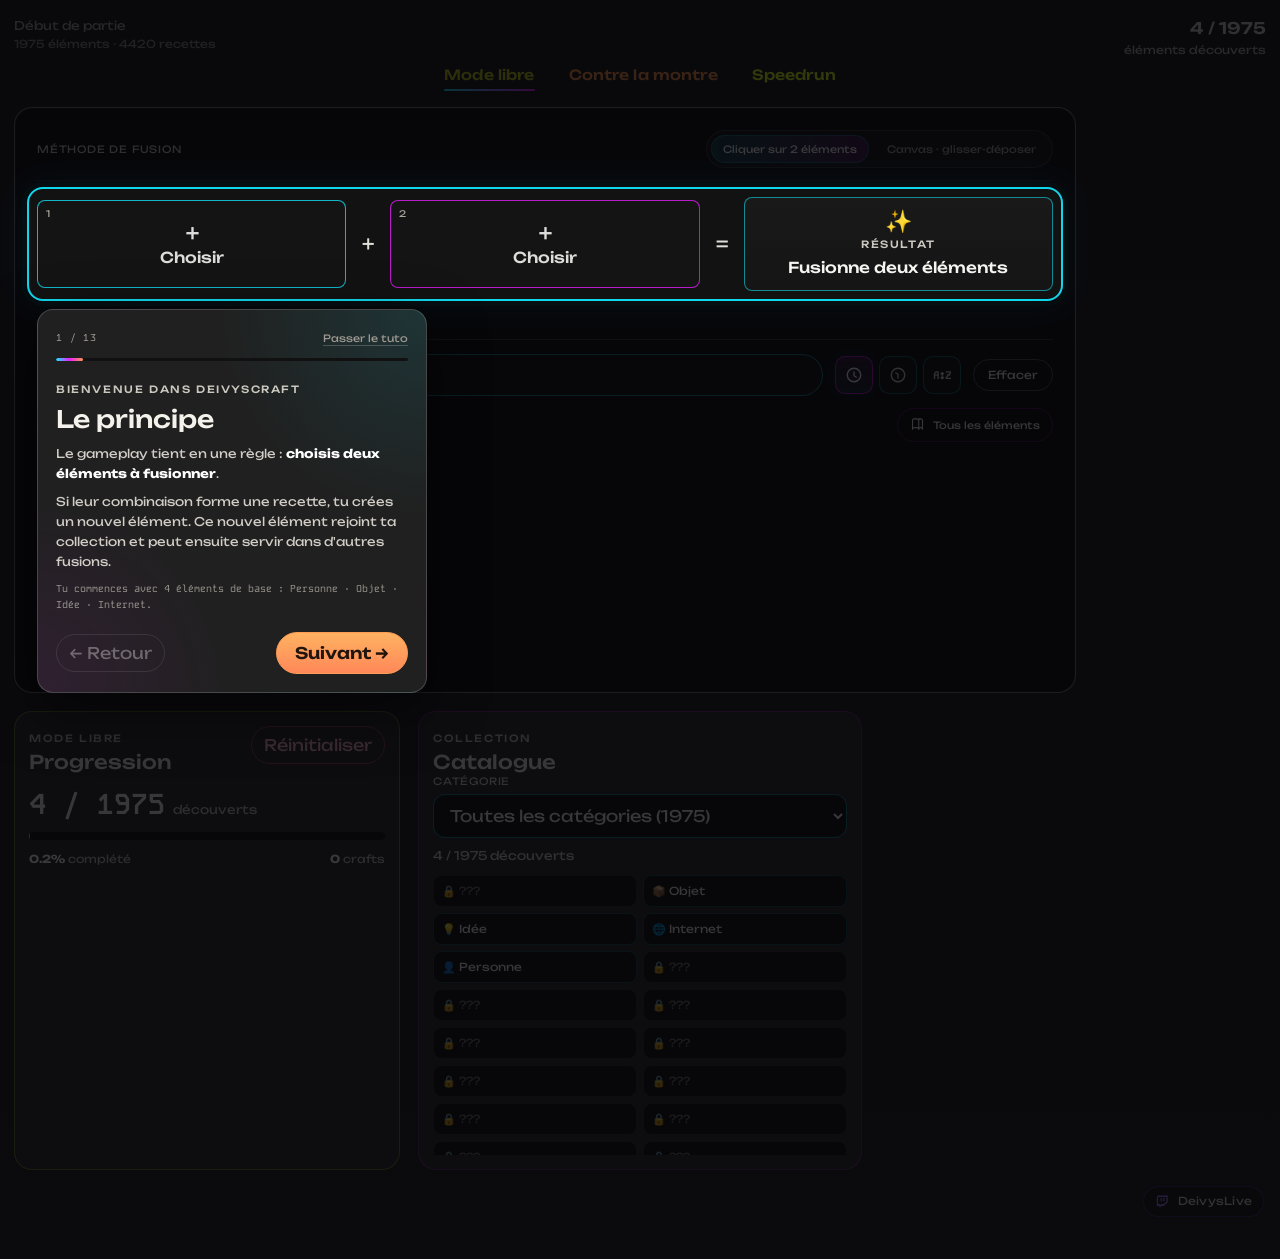
<file: index.html>
<!doctype html>
<html lang="fr">
<head>
  <meta charset="utf-8">
  <meta name="viewport" content="width=device-width, initial-scale=1">
  <title>DeivysCraft</title>
  <link rel="stylesheet" href="./style.css">
</head>
<body>
  <main class="shell">
    <header class="topline">
      <div>
        <span class="microLabel">Début de partie</span>
        <p id="dbStatus">Initialisation…</p>
      </div>
      <div class="globalProgress compactGlobal">
        <strong id="globalDiscovered">0 / 0</strong>
        <span>éléments découverts</span>
      </div>
    </header>

    <nav class="modeTabs" aria-label="Modes de jeu">
      <button class="modeTab" data-mode="free">Mode libre</button>
      <button class="modeTab active" data-mode="timer">Contre la montre</button>
      <button class="modeTab" data-mode="chrono">Speedrun</button>
    </nav>

    <section id="challengeBar" class="challengeBar hidden">
      <div class="setupMainRow">
        <div class="setupBlock setupCategories">
          <span class="blockTitle">Catégorie</span>
          <div id="categoryPills" class="pillRow"></div>
        </div>

        <div class="objectiveStage">
          <span class="blockTitle">Mot à trouver</span>
          <div class="objectiveInline">
            <div class="objectiveCard">
              <div id="targetDisplay" class="targetDisplay">Cliquez pour commencer</div>
              <div id="targetMeta" class="targetMeta"></div>
            </div>
            <button id="randomTarget" class="diceButton" type="button" aria-label="Nouvel objectif">🎲</button>
          </div>
        </div>

        <div class="setupBlock setupDifficulty">
          <span class="blockTitle">Difficulté</span>
          <div id="difficultyPills" class="choiceColumn"></div>
        </div>

        <div id="timerSetup" class="timerSetup hidden">
          <span class="blockTitle">Temps</span>
          <div id="timerPills" class="choiceGrid"></div>
          <div id="customTimerWrap" class="hidden customTimerWrap">
            <label>
              <span>Durée perso</span>
              <input id="customTimer" type="number" min="15" max="3600" value="120">
            </label>
          </div>
        </div>
      </div>

      <div class="clockStage">
        <span id="clockLabel" class="eyebrow">CHRONO</span>
        <strong id="clockDisplay">00:00.000</strong>
        <span id="clockMessage" class="clockMessage">Le temps démarre au premier clic.</span>
      </div>

      <div class="nativeControls" aria-hidden="true">
        <label>
          <span>Catégorie</span>
          <select id="targetCategory"></select>
        </label>
        <label>
          <span>Difficulté</span>
          <select id="targetDifficulty">
            <option value="__all__">Toutes</option>
            <option value="easy">Facile · profondeur 3–5</option>
            <option value="medium">Moyen · profondeur 6–10</option>
            <option value="hard">Difficile · profondeur 11+</option>
          </select>
        </label>
        <label>
          <span>Durée</span>
          <select id="timerDuration">
            <option value="60">1 min</option>
            <option value="180" selected>3 min</option>
            <option value="300">5 min</option>
            <option value="600">10 min</option>
            <option value="custom">Personnalisée</option>
          </select>
        </label>
      </div>
    </section>

    <section class="playLayout">
      <section id="craftBoard" class="craftPanel boardFrame">
        <div class="interactionBar">
          <span class="interactionLabel">Méthode de fusion</span>
          <div class="interactionSwitch" role="group" aria-label="Choisir la méthode de fusion">
            <button type="button" data-interaction="classic" class="active" aria-pressed="true">Cliquer sur 2 éléments</button>
            <button type="button" data-interaction="canvas" aria-pressed="false">Canvas · glisser-déposer</button>
          </div>
        </div>
        <div class="selectionArena">
          <div id="slot0" class="slot empty">
            <span class="slotIndex">1</span>
            <b>＋</b>
            <strong>Choisir</strong>
          </div>
          <div class="plus">+</div>
          <div id="slot1" class="slot empty">
            <span class="slotIndex">2</span>
            <b>＋</b>
            <strong>Choisir</strong>
          </div>
          <div class="equal">=</div>
          <div id="result" class="resultCard">
            <b>✨</b>
            <div>
              <span class="eyebrow">RÉSULTAT</span>
              <strong>Fusionne deux éléments</strong>
            </div>
          </div>
        </div>

        <section id="canvasMode" class="canvasMode" aria-label="Espace de craft">
          <div class="canvasIntro"><strong>Clique ou glisse un élément ici, puis superpose-le à un autre pour fusionner.</strong><span>1 clic : supprimer · 2 clics : dupliquer · 3 clics : fusion avec lui-même</span></div>
          <div id="canvasSurface" class="canvasSurface" aria-label="Canvas de craft">
            <div id="canvasEmpty" class="canvasEmpty"><div><b>Ton espace de craft est prêt</b>Glisse un élément depuis ta collection,<br>ou touche-le pour le déposer ici.</div></div>
          </div>
          <div class="canvasToolbar"><span id="canvasCount">0 élément posé</span><button id="clearCanvas" class="ghostButton subtle" type="button">Vider le canvas</button></div>
        </section>
        <div id="message" class="message"></div>

        <div class="collectionShell">
          <div class="collectionToolbar">
            <input id="search" type="search" placeholder="Rechercher un mot">
            <div class="sortControls" role="group" aria-label="Trier les éléments">
              <button class="sortIconButton active" type="button" data-sort="newest" title="Découverts récemment" aria-label="Découverts récemment">
                <svg viewBox="0 0 24 24" aria-hidden="true"><path d="M12 8v5l3 2M12 3a9 9 0 1 0 9 9 9 9 0 0 0-9-9Z"/></svg>
              </button>
              <button class="sortIconButton" type="button" data-sort="oldest" title="Découverts en premier" aria-label="Découverts en premier">
                <svg viewBox="0 0 24 24" aria-hidden="true"><path d="M12 16v-5l-3-2M12 21a9 9 0 1 0-9-9 9 9 0 0 0 9 9Z"/></svg>
              </button>
              <button class="sortIconButton" type="button" data-sort="alpha" title="Ordre alphabétique" aria-label="Ordre alphabétique">
                <span aria-hidden="true">A↕Z</span>
              </button>
            </div>
            <select id="sortOrder" class="sortNativeSelect" tabindex="-1" aria-hidden="true">
              <option value="newest">Découverte : récent → ancien</option>
              <option value="oldest">Découverte : ancien → récent</option>
              <option value="alpha">Ordre alphabétique</option>
            </select>
            <button id="clearSelection" class="ghostButton subtle" type="button">Effacer</button>
          </div>
          <div class="collectionSecondaryActions">
            <button id="allRecipesButton" class="ghostButton recipeBookButton" type="button">
              <svg viewBox="0 0 24 24" aria-hidden="true"><path d="M4 5.5A2.5 2.5 0 0 1 6.5 3H11a3 3 0 0 1 3 3v14a3 3 0 0 0-3-3H6.5A2.5 2.5 0 0 0 4 19.5v-14Zm16 0A2.5 2.5 0 0 0 17.5 3H14v17a3 3 0 0 1 3-3h.5a2.5 2.5 0 0 1 2.5 2.5v-14Z"/></svg>
              <span>Tous les éléments</span>
            </button>
          </div>
          <div id="collection" class="collection" aria-live="polite"></div>
        </div>
      </section>

      <aside class="sideColumn">
        <section id="hintStrip" class="hintPanel panel">
          <button id="hint1" class="hintButton" type="button" disabled>Indice 1</button>
          <button id="hint2" class="hintButton" type="button" disabled>Indice 2 🔒</button>
          <button id="hint3" class="hintButton" type="button" disabled>Indice 3 🔒</button>
          <div id="hintText" class="hintText">Les indices s'activent quand la partie commence.</div>
        </section>

        <section id="runPanel" class="panel panelOrange hidden">
          <div class="panelTitleRow compact">
            <div>
              <span class="eyebrow">PARTIE EN COURS</span>
              <h2>Run</h2>
            </div>
          </div>
          <div class="runStats">
            <div><strong id="runCrafts">0</strong><span>crafts</span></div>
            <div><strong id="runDiscovered">4</strong><span>éléments</span></div>
            <div><strong id="runHints">0/3</strong><span>indices</span></div>
          </div>
          <button id="abandonRun" class="ghostButton danger full" type="button">Abandonner la partie</button>
        </section>
      </aside>
    </section>

    <section class="metaLayout">
      <section id="freeProgressPanel" class="panel panelGreen">
        <div class="panelTitleRow compact">
          <div>
            <span class="eyebrow">MODE LIBRE</span>
            <h2>Progression</h2>
          </div>
          <button id="resetFree" class="ghostButton danger" type="button">Réinitialiser</button>
        </div>
        <div class="bigStat"><strong id="freeProgressCount">0 / 0</strong><span>découverts</span></div>
        <div class="progressTrack"><span id="freeProgressBar"></span></div>
        <div class="miniStats">
          <span><b id="freePercent">0%</b> complété</span>
          <span><b id="freeCrafts">0</b> crafts</span>
        </div>
      </section>

      <section id="pokedexPanel" class="panel panelPurple">
        <div class="panelTitleRow compact">
          <div>
            <span class="eyebrow">COLLECTION</span>
            <h2>Catalogue</h2>
          </div>
        </div>
        <label class="stackLabel">
          <span>Catégorie</span>
          <select id="pokedexCategory"></select>
        </label>
        <div id="pokedexCount" class="categoryCount"></div>
        <div id="pokedexList" class="pokedexList"></div>
      </section>

      <section id="recordsPanel" class="panel panelMuted hidden">
        <div class="panelTitleRow compact"><div><span class="eyebrow">LOCAL</span><h2>Meilleurs runs</h2></div></div>
        <div id="recordsList" class="recordsList"></div>
      </section>
    </section>
    <footer class="creatorFooter">
      <a class="twitchLink" href="https://www.twitch.tv/DeivysLive" target="_blank" rel="noopener noreferrer" aria-label="Chaîne Twitch DeivysLive">
        <svg class="twitchIcon" viewBox="0 0 24 24" aria-hidden="true">
          <path d="M4.3 2.5 2.8 6.2v13.1h4.6V22l2.8-2.7h3.7L20.4 13V2.5H4.3Zm14 9.6-3.7 3.7h-4l-2.4 2.3v-2.3H4.9V4.6h13.4v7.5Zm-3-5.7h-2v5.2h2V6.4Zm-4.3 0H9v5.2h2V6.4Z"/>
        </svg>
        <span>DeivysLive</span>
      </a>
    </footer>

  </main>

  <div id="recipesModal" class="modal recipesModal hidden" role="dialog" aria-modal="true" aria-labelledby="recipesModalTitle">
    <div class="modalCard recipesCard">
      <div class="recipesHeader">
        <div>
          <span class="eyebrow">BASE DE DONNÉES</span>
          <h2 id="recipesModalTitle">Tous les éléments</h2>
          <p id="recipesCount" class="recipesCount">0 élément</p>
        </div>
        <button id="recipesClose" class="modalCloseButton" type="button" aria-label="Fermer">×</button>
      </div>
      <div class="recipesSearchWrap">
        <svg viewBox="0 0 24 24" aria-hidden="true"><path d="m21 21-4.35-4.35M19 11a8 8 0 1 1-16 0 8 8 0 0 1 16 0Z"/></svg>
        <input id="recipesSearch" type="search" placeholder="Rechercher un élément…" autocomplete="off">
      </div>
      <div id="recipesList" class="recipesList" role="list"></div>
    </div>
  </div>

  <div id="victoryModal" class="modal hidden" role="dialog" aria-modal="true">
    <div class="modalCard victoryCard">
      <span class="eyebrow">OBJECTIF TROUVÉ</span>
      <h2 id="victoryTitle">Bravo !</h2>
      <div id="victoryStats" class="victoryStats"></div>
      <button id="victoryContinue" class="accentButton" type="button">Voir le récap</button>
      <div class="victoryThanks">et on dit merci qui ? Merci <a class="twitchLink compactTwitchLink" href="https://www.twitch.tv/DeivysLive" target="_blank" rel="noopener noreferrer" aria-label="Chaîne Twitch DeivysLive">
          <svg class="twitchIcon" viewBox="0 0 24 24" aria-hidden="true">
            <path d="M4.3 2.5 2.8 6.2v13.1h4.6V22l2.8-2.7h3.7L20.4 13V2.5H4.3Zm14 9.6-3.7 3.7h-4l-2.4 2.3v-2.3H4.9V4.6h13.4v7.5Zm-3-5.7h-2v5.2h2V6.4Zm-4.3 0H9v5.2h2V6.4Z"/>
          </svg>
          <span>DeivysLive</span>
        </a></div>
    </div>
  </div>

  <div id="recapModal" class="modal hidden" role="dialog" aria-modal="true">
    <div class="modalCard recapCard">
      <span class="eyebrow">CHEMIN GAGNANT</span>
      <h2 id="recapTitle">Récapitulatif</h2>
      <div id="recapMeta" class="recapMeta"></div>
      <div id="recapPath" class="recapPath"></div>
      <button id="recapClose" class="accentButton" type="button">Nouvel objectif</button>
      <div class="recapTwitch"><a class="twitchLink compactTwitchLink" href="https://www.twitch.tv/DeivysLive" target="_blank" rel="noopener noreferrer" aria-label="Chaîne Twitch DeivysLive">
          <svg class="twitchIcon" viewBox="0 0 24 24" aria-hidden="true">
            <path d="M4.3 2.5 2.8 6.2v13.1h4.6V22l2.8-2.7h3.7L20.4 13V2.5H4.3Zm14 9.6-3.7 3.7h-4l-2.4 2.3v-2.3H4.9V4.6h13.4v7.5Zm-3-5.7h-2v5.2h2V6.4Zm-4.3 0H9v5.2h2V6.4Z"/>
          </svg>
          <span>DeivysLive</span>
        </a></div>
    </div>
  </div>

  <div id="defeatModal" class="modal hidden" role="dialog" aria-modal="true">
    <div class="modalCard defeatCard">
      <span class="eyebrow">TEMPS ÉCOULÉ</span>
      <h2 id="defeatTitle">Raté pour cette fois</h2>
      <p id="defeatText"></p>
      <div class="modalActions">
        <button id="retryRun" class="accentButton" type="button">Réessayer</button>
        <button id="newTargetAfterDefeat" class="ghostButton" type="button">Nouvel objectif</button>
      </div>
    </div>
  </div>



  <div id="recipeHoverTooltip" class="recipeHoverTooltip" role="tooltip" aria-hidden="true"></div>

  <button id="tutorialReplay" class="tutorialReplayButton" type="button" aria-label="Revoir le tutoriel" title="Revoir le tutoriel">?</button>

  <div id="tutorialLayer" class="tutorialLayer hidden" aria-live="polite">
    <div id="tutorialShield" class="tutorialShield" aria-hidden="true"></div>
    <div id="tutorialFocus" class="tutorialFocus" aria-hidden="true"></div>

    <section id="tutorialCard" class="tutorialCard" role="dialog" aria-modal="true" aria-labelledby="tutorialTitle">
      <div class="tutorialHeader">
        <span id="tutorialCounter" class="tutorialCounter">1 / 12</span>
        <button id="tutorialSkip" class="tutorialSkip" type="button">Passer le tuto</button>
      </div>

      <div class="tutorialProgress" aria-hidden="true"><span id="tutorialProgressBar"></span></div>

      <span id="tutorialKicker" class="eyebrow">BIENVENUE</span>
      <h2 id="tutorialTitle">Comment jouer ?</h2>
      <div id="tutorialBody" class="tutorialBody"></div>

      <div class="tutorialActions">
        <button id="tutorialPrevious" class="ghostButton tutorialPrevious" type="button">← Retour</button>
        <button id="tutorialNext" class="accentButton tutorialNext" type="button">Suivant →</button>
      </div>
    </section>
  </div>

  <script src="./game.js"></script>
  <script defer src="https://cdn.vercel-insights.com/v1/script.js"></script>
</body>
</html>
</file>
<file: style.css>
@import url("https://fonts.googleapis.com/css2?family=Unbounded:wght@300;400;500;700&family=Kode+Mono:wght@400;500;700&display=swap");

:root{
  --bg:#242424;
  --panel:#181818;
  --panel-2:#202020;
  --panel-3:#2f2f2f;
  --text:#f4f4f0;
  --muted:#b7b7b2;
  --line:#777;
  --cyan:#12e9ff;
  --magenta:#ed20ff;
  --lime:#dbff17;
  --orange:#ff9547;
  --red:#ff677b;
  --green:#48ff98;
  --shadow:0 16px 48px rgba(0,0,0,.26);
  --radius:14px;
}
*{box-sizing:border-box}
html{color-scheme:dark}
body{
  margin:0;
  min-height:100vh;
  font-family:"Unbounded",ui-sans-serif,system-ui,sans-serif;
  color:var(--text);
  background:linear-gradient(180deg,#1f1f1f 0%,#262626 100%);
}
button,input,select{font:inherit}
button{color:inherit}
.hidden{display:none!important}
.shell{width:min(1320px,calc(100% - 28px));margin:0 auto;padding:18px 0 42px}
.topline{display:flex;justify-content:space-between;align-items:flex-start;gap:16px;margin-bottom:8px;color:#d6d6d0}
.microLabel{display:block;font-size:12px;color:#a9a9a2;margin-bottom:4px}
#dbStatus{margin:0;font-size:11px;color:#8f8f8c}
.compactGlobal{align-items:flex-end;text-align:right}
.compactGlobal strong{display:block;font-size:16px;font-weight:600}
.compactGlobal span{font-size:11px;color:#b4b4ad}

.modeTabs{display:flex;justify-content:center;align-items:center;gap:34px;margin:6px 0 16px}
.modeTab{
  border:0;background:none;padding:0 0 8px;cursor:pointer;
  color:#cbd017;font-size:14px;font-weight:500;letter-spacing:.01em;position:relative
}
.modeTab[data-mode="timer"]{color:var(--orange)}
.modeTab[data-mode="chrono"]{color:var(--lime)}
.modeTab.active::after{
  content:"";position:absolute;left:0;right:0;bottom:0;height:2px;border-radius:999px;
  background:linear-gradient(90deg,var(--cyan),var(--magenta));
}

.challengeBar{padding:18px 18px 12px;background:rgba(47,47,47,.88);border-radius:0;box-shadow:none;border:none;margin-bottom:14px}
.setupMainRow{
  display:grid;grid-template-columns:minmax(310px,1.8fr) minmax(250px,1fr) minmax(125px,.65fr) minmax(126px,.8fr);
  gap:22px;align-items:start
}
.blockTitle{display:block;font-size:11px;color:#eceae3;text-transform:uppercase;letter-spacing:.06em;margin-bottom:10px}
.pillRow,.choiceColumn,.choiceGrid{display:flex;flex-wrap:wrap;gap:8px}
.choiceColumn{flex-direction:column;align-items:flex-start}
.choiceGrid{display:grid;grid-template-columns:repeat(2,minmax(0,1fr));gap:8px}

.choicePill,.optionPill,.modePill{
  border:1px solid #d18f78;background:transparent;color:#f3ede8;border-radius:999px;
  padding:5px 12px;min-height:30px;cursor:pointer;font-size:11px;line-height:1.1;white-space:nowrap;
  transition:transform .12s ease,border-color .12s ease,box-shadow .12s ease,background .12s ease
}
.choicePill:hover,.optionPill:hover{transform:translateY(-1px);border-color:#ffb18d}
.choicePill.active,.optionPill.active{
  background:linear-gradient(180deg,#ffb15d,#ff875f);color:#23130f;border-color:#ffb36c;
  box-shadow:0 0 0 1px rgba(255,149,71,.22),0 0 18px rgba(255,149,71,.16)
}
.choicePill.lime,.optionPill.lime{border-color:rgba(204,255,88,.75)}
.choicePill.lime.active,.optionPill.lime.active{background:linear-gradient(180deg,#cfff4b,#a5ff58);color:#15200d;border-color:#dbff17}
.choicePill.cyan,.optionPill.cyan{border-color:rgba(18,233,255,.75)}
.choicePill.cyan.active,.optionPill.cyan.active{background:linear-gradient(180deg,#67f8ff,#19d9ff);color:#082129;border-color:#8cf8ff}

.objectiveStage{display:flex;flex-direction:column;align-items:center;justify-content:flex-start}
.objectiveInline{display:flex;align-items:center;gap:12px;justify-content:center;width:100%}
.objectiveCard{
  min-width:290px;min-height:86px;padding:14px 18px;border:1px solid rgba(244,238,230,.7);border-radius:12px;
  background:#2a2a2a;display:flex;flex-direction:column;justify-content:center;text-align:center;
  transition:border-color .2s ease,box-shadow .2s ease,transform .2s ease
}
.objectiveCard.isRolling,.objectiveCard.rolling,.objectiveCard[data-state="rolling"]{border-color:var(--cyan);box-shadow:0 0 0 1px rgba(18,233,255,.2),0 0 16px rgba(18,233,255,.12)}
.targetDisplay{font-size:20px;font-weight:500;line-height:1.2}
.targetDisplay.rolling{color:#fff;text-shadow:0 0 12px rgba(18,233,255,.25)}
.targetDisplay.settled{animation:targetSettled .5s cubic-bezier(.16,1,.3,1)}
.targetMeta{margin-top:6px;font-size:10px;color:#c7c7c0;min-height:1.2em}
.diceButton{
  width:42px;height:42px;border-radius:10px;border:1px solid rgba(18,233,255,.6);
  background:#343434;display:grid;place-items:center;cursor:pointer;font-size:19px;
  box-shadow:0 0 0 1px rgba(237,32,255,.18),0 0 14px rgba(18,233,255,.08)
}
.diceButton:hover{transform:translateY(-1px)}

.clockStage{display:flex;flex-direction:column;align-items:center;justify-content:center;margin:12px 0 6px}
.eyebrow{font-size:10px;letter-spacing:.16em;color:#cbc8bf;font-weight:500;text-transform:uppercase}
#clockDisplay{font-family:"Kode Mono",ui-monospace,monospace;font-size:34px;font-weight:600;letter-spacing:.05em;line-height:1.1;color:#faf8f1;margin-top:8px}
.clockMessage{font-size:10px;color:#b9b6af;margin-top:6px;text-align:center}
.timerSetup .blockTitle,.setupDifficulty .blockTitle,.setupCategories .blockTitle{text-align:left}
.customTimerWrap span{display:block;font-size:10px;color:#ddd8cf;margin-bottom:4px}
.customTimerWrap input{width:100%;min-width:0}
.nativeControls{position:absolute;left:-9999px;top:auto;width:1px;height:1px;overflow:hidden}

.playLayout{display:grid;grid-template-columns:minmax(0,1fr) 160px;gap:16px;align-items:start}
.boardFrame{
  background:#121212;border:1px solid rgba(236,236,233,.48);padding:18px 18px 16px;min-height:480px;
  box-shadow:inset 0 0 0 1px rgba(255,255,255,.03)
}
.selectionArena{
  display:grid;grid-template-columns:minmax(0,1fr) auto minmax(0,1fr) auto minmax(0,1fr);
  gap:14px;align-items:center;margin:0 0 14px
}
.slot,.resultCard{
  min-height:76px;border-radius:8px;background:#171717;display:flex;align-items:center;justify-content:center;
  flex-direction:column;gap:6px;position:relative;padding:8px 10px
}
#slot0{border:1px solid rgba(18,233,255,.85)}
#slot1{border:1px solid rgba(237,32,255,.85)}
.resultCard{border:1px solid rgba(18,233,255,.55)}
.slot.empty{opacity:.9;background:rgba(23,23,23,.7)}
.slot:not(.empty){box-shadow:0 0 0 1px rgba(255,255,255,.05),0 0 16px rgba(237,32,255,.08)}
.slot b,.resultCard>b{font-size:22px;line-height:1}
.slot strong,.resultCard strong{font-size:13px;text-align:center;font-weight:500}
.slotIndex{position:absolute;top:7px;left:8px;font-size:9px;color:#beb9ae}
.plus,.equal{font-size:20px;color:#dfded9}
.message{min-height:21px;text-align:center;color:#f4a066;font-size:11px;padding:4px 6px 8px}

.collectionShell{border-top:1px solid rgba(237,237,237,.18);padding-top:12px}
.collectionToolbar{display:grid;grid-template-columns:minmax(0,1fr) auto auto;gap:10px;align-items:center;margin-bottom:12px}
.collectionToolbar input,.collectionToolbar select,.stackLabel select,.customTimerWrap input{
  border:1px solid rgba(18,233,255,.5);background:#171717;color:#f7f5ef;border-radius:999px;padding:10px 16px;outline:none
}
.collectionToolbar select,.stackLabel select{border-radius:12px;padding-inline:12px}
.collectionToolbar input::placeholder{color:#8f9298}
.collection{display:flex;flex-wrap:wrap;gap:8px;align-content:flex-start;min-height:180px}
.elementChip{
  position:relative;border:1px solid rgba(122,120,118,.75);background:#1a1a1a;color:#f5f4ef;border-radius:7px;
  padding:7px 10px;cursor:pointer;display:inline-flex;align-items:center;gap:6px;min-height:34px;font-size:11px;
  transition:transform .12s ease,box-shadow .12s ease,border-color .12s ease,background .12s ease
}
.elementChip:hover{transform:translateY(-1px);border-color:#a79f96}
.elementChip .emoji{font-size:14px}
.elementChip.selected{background:linear-gradient(180deg,#212121,#181818);transform:translateY(-1px)}
.elementChip.selectionOne{border-color:var(--cyan);box-shadow:0 0 0 1px rgba(18,233,255,.2),0 0 14px rgba(18,233,255,.12)}
.elementChip.selectionTwo{border-color:var(--magenta);box-shadow:0 0 0 1px rgba(237,32,255,.18),0 0 14px rgba(237,32,255,.10)}
.elementChip.selected::after{
  position:absolute;top:-8px;right:-6px;border-radius:999px;font-size:8px;font-weight:700;padding:2px 5px;letter-spacing:.04em;
  background:#2d2d2d;color:#fff;border:1px solid rgba(255,255,255,.14)
}
.elementChip.selectionOne::after{content:"1";border-color:rgba(18,233,255,.7);color:var(--cyan)}
.elementChip.selectionTwo::after{content:"2";border-color:rgba(237,32,255,.7);color:#ffa7ff}

.sideColumn{display:flex;flex-direction:column;gap:14px}
.panel{background:#2f2f2f;border:1px solid rgba(255,255,255,.16);padding:14px}
.hintPanel{background:transparent;border:none;padding:0;display:flex;flex-direction:column;gap:20px;align-items:stretch}
.hintButton{
  border:1px solid rgba(227,127,164,.9);background:transparent;color:#efe8f0;border-radius:999px;padding:9px 12px;
  cursor:pointer;font-size:14px;min-height:42px
}
.hintButton:disabled{opacity:.45;cursor:not-allowed}
.hintText{
  min-height:92px;border:1px dashed rgba(255,255,255,.15);border-radius:12px;padding:10px 12px;
  font-size:11px;color:#d2cdd0;line-height:1.55;background:rgba(18,18,18,.3)
}
.panelTitleRow{display:flex;justify-content:space-between;gap:10px;align-items:flex-start}
.panelTitleRow h2{margin:5px 0 0;font-size:18px;font-weight:500}
.ghostButton{border:1px solid rgba(255,255,255,.28);background:transparent;border-radius:999px;padding:8px 12px;cursor:pointer}
.ghostButton.subtle{font-size:11px;padding-inline:14px}
.ghostButton.danger{border-color:rgba(255,103,123,.5);color:#ffb6c0}
.ghostButton.full{width:100%;margin-top:14px}
.runStats{display:grid;grid-template-columns:repeat(3,1fr);gap:8px;margin-top:12px}
.runStats>div{border:1px solid rgba(255,255,255,.12);padding:10px;border-radius:10px;background:#1d1d1d;text-align:center}
.runStats strong{display:block;font-size:18px;font-family:"Kode Mono",ui-monospace,monospace}
.runStats span{font-size:10px;color:#b6b1a8}

.metaLayout{display:grid;grid-template-columns:1fr 1.15fr 1fr;gap:16px;margin-top:16px}
.panelGreen{border-color:rgba(183,255,57,.4)}
.panelPurple{border-color:rgba(237,32,255,.35)}
.panelMuted{border-color:rgba(18,233,255,.24)}
.bigStat{display:flex;align-items:baseline;gap:8px;margin:12px 0 8px}.bigStat strong{font-size:26px;font-family:"Kode Mono",ui-monospace,monospace}.bigStat span{font-size:12px;color:#cbc5bd}
.progressTrack{height:8px;border-radius:999px;background:#171717;overflow:hidden;margin:10px 0 12px}.progressTrack span{display:block;height:100%;width:0;background:linear-gradient(90deg,var(--lime),var(--cyan));transition:width .25s ease}
.miniStats{display:flex;justify-content:space-between;gap:10px;font-size:11px;color:#c5c3bb}.miniStats b{color:#fff}
.stackLabel{display:flex;flex-direction:column;gap:7px}.stackLabel>span{font-size:10px;color:#dad7cf;text-transform:uppercase;letter-spacing:.08em}
.categoryCount{margin:10px 0 12px;color:#d9d4cd;font-size:12px}.pokedexList{max-height:250px;overflow:auto;display:grid;grid-template-columns:repeat(2,minmax(0,1fr));gap:6px}
.dexItem{border:1px solid rgba(255,255,255,.12);border-radius:8px;padding:8px;background:#171717;font-size:11px;white-space:nowrap;overflow:hidden;text-overflow:ellipsis}.dexItem.locked{color:#77726c}.dexItem.found{border-color:rgba(18,233,255,.25)}
.recordsList{display:flex;flex-direction:column;gap:8px}.recordItem{border:1px solid rgba(255,255,255,.12);border-radius:8px;padding:10px;background:#171717;font-size:11px}.recordItem b{display:block;font-size:12px;margin-bottom:4px}.recordItem span{color:#c0bbb2}

.modal{position:fixed;inset:0;background:rgba(9,9,9,.8);backdrop-filter:blur(5px);display:flex;align-items:center;justify-content:center;padding:18px;z-index:100}
.modalCard{width:min(720px,100%);background:#232323;border:1px solid rgba(255,255,255,.16);padding:24px;border-radius:16px;box-shadow:var(--shadow)}
.victoryCard,.defeatCard,.recapCard{text-align:center}
.victoryCard{border-color:rgba(18,233,255,.35)}
.defeatCard{border-color:rgba(255,103,123,.35)}
.modalCard h2{margin:8px 0 14px;font-size:29px;font-weight:500}
.victoryStats{display:grid;grid-template-columns:repeat(3,1fr);gap:8px;margin:18px 0}.victoryStats>div{border:1px solid rgba(255,255,255,.12);border-radius:12px;background:#171717;padding:12px}.victoryStats b{display:block;font-family:"Kode Mono",ui-monospace,monospace;font-size:20px;margin-bottom:4px}.victoryStats span{font-size:10px;color:#bdb7ae}
.recapMeta{color:#c9c4bc;font-size:12px;margin-bottom:14px}.recapPath{max-height:360px;overflow:auto;display:flex;flex-direction:column;gap:7px;margin:14px 0}.pathStep{border:1px solid rgba(255,255,255,.11);background:#171717;border-radius:10px;padding:10px 12px;display:grid;grid-template-columns:1fr auto 1fr auto 1fr;gap:7px;align-items:center;font-size:12px}.pathStep .arrow{color:var(--cyan)}.pathStep .resultName{font-weight:700;color:#ffdfec}.modalActions{display:flex;gap:8px;justify-content:center}.accentButton{border:1px solid #ff9c56;background:linear-gradient(180deg,#ffb261,#ff8859);color:#21150d;border-radius:999px;padding:10px 18px;font-weight:600;cursor:pointer}

@keyframes targetSettled{0%{transform:scale(.94);opacity:.55;filter:blur(1px)}100%{transform:none;opacity:1;filter:none}}

@media (max-width: 1120px){
  .setupMainRow{grid-template-columns:1fr 1fr;gap:18px}
  .objectiveStage{grid-column:1/-1;order:-1}
  .timerSetup{grid-column:2/3}
  .playLayout,.metaLayout{grid-template-columns:1fr}
  .sideColumn{flex-direction:row;align-items:stretch}
  .hintPanel{flex:1}
  #runPanel{flex:1}
}
@media (max-width: 760px){
  .shell{width:min(100% - 14px,1320px);padding-top:10px}
  .modeTabs{gap:18px;flex-wrap:wrap}
  .setupMainRow{grid-template-columns:1fr}
  .objectiveCard{min-width:0;width:100%}
  .objectiveInline{justify-content:stretch}
  .objectiveInline .objectiveCard{flex:1}
  .timerSetup{grid-column:auto}
  .choiceColumn{flex-direction:row;flex-wrap:wrap}
  .playLayout{grid-template-columns:1fr}
  .selectionArena{grid-template-columns:1fr;gap:10px}
  .plus,.equal{display:none}
  .collectionToolbar{grid-template-columns:1fr}
  .sideColumn{flex-direction:column}
  .hintPanel{gap:10px}
  .pokedexList{grid-template-columns:1fr}
  .victoryStats{grid-template-columns:1fr}
  .pathStep{grid-template-columns:1fr;gap:4px;text-align:left}
  .pathStep .plusSign,.pathStep .arrow{display:none}
}


/* ===== V9 polish ===== */
.shell{width:min(1380px,calc(100% - 28px));}
.challengeBar{padding:22px 22px 16px;margin-bottom:18px;border-radius:18px;background:linear-gradient(180deg,rgba(47,47,47,.94),rgba(40,40,40,.9));}
.setupMainRow{
  grid-template-columns:minmax(320px,1.55fr) minmax(360px,1.45fr) minmax(150px,.8fr) minmax(180px,.95fr);
  gap:28px;
}
.setupBlock,.objectiveStage,.timerSetup{min-width:0}
.setupCategories,.setupDifficulty,.timerSetup{padding-top:2px}
.blockTitle{margin-bottom:12px;color:#f2eee5}
.pillRow,.choiceColumn,.choiceGrid{gap:10px}
.choiceColumn{align-items:stretch}
.choicePill,.optionPill,.modePill{
  min-height:34px;padding:7px 14px;font-size:11px;font-weight:400;display:inline-flex;align-items:center;justify-content:center;
  max-width:100%;overflow:hidden;text-overflow:ellipsis;
}
.choiceColumn .choicePill{width:100%}
.objectiveStage{padding-inline:8px}
.objectiveInline{gap:16px;align-items:center}
.objectiveCard{
  min-width:0;width:100%;min-height:106px;padding:18px 22px;border-radius:14px;
  background:linear-gradient(180deg,#2b2b2b,#242424);overflow:hidden
}
.targetDisplay{font-size:25px;font-weight:500;line-height:1.25;overflow-wrap:anywhere;word-break:break-word}
.targetMeta{font-size:11px;line-height:1.45;overflow-wrap:anywhere;padding-inline:6px}
.diceButton{width:46px;height:46px;flex:0 0 46px}
.clockStage{margin:18px 0 10px}
#clockDisplay{font-size:40px}
.clockMessage{font-size:11px;max-width:70ch;line-height:1.45}
.customTimerWrap input{border-radius:12px;padding:10px 14px}
.playLayout{grid-template-columns:minmax(0,1fr) 170px;gap:20px}
.boardFrame{min-height:545px;padding:22px 22px 18px;border-radius:18px}
.selectionArena{gap:16px;margin-bottom:16px}
.slot,.resultCard{min-height:88px;padding:12px 14px;overflow:hidden}
.slot strong,.resultCard strong{font-size:15px;line-height:1.25;overflow-wrap:anywhere;text-wrap:balance}
.resultCard{background:linear-gradient(180deg,#191919,#151515)}
.message{min-height:32px;padding:8px 6px 12px;font-size:13px;font-weight:500;line-height:1.45;transition:color .18s ease, transform .18s ease}
.message.success{color:#63f3a6;text-shadow:0 0 10px rgba(72,255,152,.08)}
.message.error{color:#ff7d8c;text-shadow:0 0 10px rgba(255,103,123,.08)}
.message.muted{color:#f4a066}
.message.shake{animation:messageShake .3s ease-in-out 0s 2}
.collectionShell{padding-top:14px}
.collectionToolbar{grid-template-columns:minmax(0,1fr) auto auto;gap:12px;margin-bottom:14px}
.collectionToolbar input,.collectionToolbar select,.stackLabel select,.customTimerWrap input{min-width:0;max-width:100%}
.collection{min-height:220px;gap:10px}
.elementChip{max-width:100%;overflow:hidden;text-overflow:ellipsis;white-space:nowrap}
.sideColumn{gap:18px}
.hintPanel{gap:14px;position:sticky;top:18px}
.hintButton{min-height:46px;font-size:15px}
.hintText{min-height:124px;line-height:1.65;border-color:rgba(255,255,255,.18);background:linear-gradient(180deg,rgba(20,20,20,.46),rgba(30,30,30,.34));}
.metaLayout{margin-top:18px;gap:18px}
.panel{border-radius:18px;overflow:hidden}
.panelTitleRow h2{font-size:19px;line-height:1.25}
.bigStat strong{font-size:28px}
.pokedexList{max-height:280px}
.dexItem,.recordItem{overflow:hidden;text-overflow:ellipsis}

.recapCard{
  width:min(920px,100%);text-align:left;
  background:
    radial-gradient(circle at top right, rgba(18,233,255,.08), transparent 28%),
    radial-gradient(circle at top left, rgba(237,32,255,.08), transparent 24%),
    linear-gradient(180deg,#242424,#1e1e1e);
  border-color:rgba(255,255,255,.18)
}
.recapCard .eyebrow{display:block;text-align:center}
.recapCard h2{text-align:center;margin-bottom:18px}
.recapMeta{display:grid;grid-template-columns:repeat(4,minmax(0,1fr));gap:10px;margin:0 0 20px}
.recapStat{
  border:1px solid rgba(255,255,255,.12);border-radius:14px;padding:12px 12px 10px;
  background:linear-gradient(180deg,rgba(255,255,255,.03),rgba(255,255,255,.01));text-align:center
}
.recapStat.accentCyan{border-color:rgba(18,233,255,.32)}
.recapStat.accentOrange{border-color:rgba(255,149,71,.36)}
.recapStat.accentPink{border-color:rgba(237,32,255,.28)}
.recapStat.accentLime{border-color:rgba(219,255,23,.25)}
.recapStat b{display:block;font-family:"Kode Mono",ui-monospace,monospace;font-size:20px;color:#fff;margin-bottom:5px}
.recapStat span{font-size:10px;color:#cdc8c0;text-transform:uppercase;letter-spacing:.08em}
.recapPath{position:relative;display:flex;flex-direction:column;gap:14px;max-height:460px;padding:6px 8px 6px 4px;overflow:auto}
.recapPath::before{content:"";position:absolute;left:22px;top:10px;bottom:10px;width:2px;background:linear-gradient(180deg,rgba(18,233,255,.55),rgba(237,32,255,.35),rgba(255,149,71,.42));border-radius:999px}
.pathStep{
  position:relative;display:grid;grid-template-columns:56px 1fr;gap:14px;padding:0;border:none;background:transparent;align-items:flex-start
}
.pathStep .stepDot{
  position:relative;z-index:1;width:38px;height:38px;border-radius:50%;display:grid;place-items:center;
  border:1px solid rgba(18,233,255,.6);background:linear-gradient(180deg,#2d2d2d,#1e1e1e);color:#fff;font-family:"Kode Mono",ui-monospace,monospace;font-size:14px;
  box-shadow:0 0 0 6px rgba(36,36,36,.95)
}
.pathStep .stepBody{
  border:1px solid rgba(255,255,255,.11);border-radius:16px;padding:14px 16px;background:linear-gradient(180deg,rgba(255,255,255,.03),rgba(255,255,255,.015));
}
.pathStep .stepRecipe{display:flex;gap:10px;align-items:center;flex-wrap:wrap;color:#e9e7df;font-size:13px;line-height:1.5}
.pathStep .ingredient{padding:6px 10px;border-radius:999px;background:#171717;border:1px solid rgba(255,255,255,.08);max-width:100%;overflow-wrap:anywhere}
.pathStep .plusSign{opacity:.7;font-weight:700}
.pathStep .resultRow{display:flex;align-items:center;gap:10px;flex-wrap:wrap;margin-top:10px;padding-top:10px;border-top:1px solid rgba(255,255,255,.08)}
.pathStep .arrow{color:var(--cyan);font-size:16px;font-weight:700}
.pathStep .resultName{display:inline-flex;align-items:center;gap:8px;padding:7px 12px;border-radius:999px;border:1px solid rgba(237,32,255,.28);background:linear-gradient(180deg,rgba(237,32,255,.1),rgba(18,233,255,.06));font-weight:600;color:#fff;overflow-wrap:anywhere}

@keyframes messageShake{0%,100%{transform:translateX(0)}20%{transform:translateX(-3px)}40%{transform:translateX(3px)}60%{transform:translateX(-2px)}80%{transform:translateX(2px)}}

@media (max-width: 1180px){
  .setupMainRow{grid-template-columns:1fr 1fr;gap:22px}
  .objectiveStage{grid-column:1/-1}
  .playLayout{grid-template-columns:1fr 150px}
  .recapMeta{grid-template-columns:repeat(2,minmax(0,1fr))}
}
@media (max-width: 900px){
  .playLayout,.metaLayout{grid-template-columns:1fr}
  .sideColumn{order:2}
  .hintPanel{position:static;display:grid;grid-template-columns:repeat(3,minmax(0,1fr));align-items:start}
  .hintText{grid-column:1/-1;min-height:unset}
}
@media (max-width: 760px){
  .challengeBar{padding:16px 14px}
  .objectiveCard{min-height:96px;padding:16px 18px}
  .targetDisplay{font-size:20px}
  #clockDisplay{font-size:32px}
  .boardFrame{min-height:480px;padding:16px}
  .playLayout{gap:14px}
  .selectionArena{grid-template-columns:1fr;gap:10px}
  .collection{min-height:180px}
  .recapMeta{grid-template-columns:1fr}
  .pathStep{grid-template-columns:46px 1fr}
  .pathStep .stepBody{padding:12px}
}


/* ===== V10 public-ready polish ===== */

/* Plus d'air entre le libellé RESULTAT et l'élément obtenu. */
.resultCard > div{
  display:flex;
  flex-direction:column;
  align-items:center;
  justify-content:center;
}
.resultCard .eyebrow{
  display:block;
  margin-bottom:9px;
}
.resultCard strong{
  display:block;
}

/* Signature Twitch discrète, pensée comme une petite marque d'auteur. */
.creatorFooter{
  display:flex;
  justify-content:flex-end;
  align-items:center;
  padding:16px 2px 0;
}
.twitchLink{
  display:inline-flex;
  align-items:center;
  gap:8px;
  color:#ded9d4;
  text-decoration:none;
  font-size:11px;
  letter-spacing:.02em;
  border:1px solid rgba(145,70,255,.34);
  background:rgba(26,26,26,.58);
  border-radius:999px;
  padding:7px 11px;
  transition:
    color .15s ease,
    border-color .15s ease,
    background .15s ease,
    transform .15s ease,
    box-shadow .15s ease;
}
.twitchLink:hover,
.twitchLink:focus-visible{
  color:#fff;
  border-color:rgba(169,112,255,.8);
  background:rgba(68,37,104,.42);
  transform:translateY(-1px);
  box-shadow:0 0 16px rgba(145,70,255,.12);
  outline:none;
}
.twitchIcon{
  width:15px;
  height:15px;
  flex:0 0 15px;
  fill:#a970ff;
}

@media (max-width:760px){
  .creatorFooter{
    justify-content:center;
    padding-top:14px;
  }
}


/* ===== V11 Twitch signatures ===== */
.victoryThanks{
  margin-top:18px;
  padding-top:14px;
  border-top:1px solid rgba(255,255,255,.08);
  display:flex;
  align-items:center;
  justify-content:center;
  gap:7px;
  flex-wrap:wrap;
  color:#cfc9c3;
  font-size:11px;
}
.victoryThanks .compactTwitchLink{
  padding:5px 9px;
  font-size:11px;
}
.recapCard{padding-bottom:62px;}
.recapTwitch{
  position:absolute;
  right:16px;
  bottom:14px;
  opacity:.8;
}
.recapTwitch .compactTwitchLink{
  padding:4px 8px;
  font-size:9px;
  border-color:rgba(145,70,255,.24);
  background:rgba(20,20,20,.34);
}
.recapTwitch .twitchIcon{width:12px;height:12px;flex-basis:12px;}
@media(max-width:760px){
  .recapCard{padding-bottom:24px;}
  .recapTwitch{position:static;display:flex;justify-content:flex-end;margin-top:14px;}
}


/* ===== FINAL responsive polish: compact categories + icon sorting ===== */
.sortNativeSelect{
  position:absolute!important;width:1px!important;height:1px!important;padding:0!important;margin:-1px!important;
  overflow:hidden!important;clip:rect(0,0,0,0)!important;white-space:nowrap!important;border:0!important;
}
.sortControls{display:flex;align-items:center;gap:6px;flex:0 0 auto}
.sortIconButton{
  width:38px;height:38px;padding:0;border:1px solid rgba(18,233,255,.34);background:#171717;color:#d9d7d1;
  border-radius:10px;display:grid;place-items:center;cursor:pointer;
  transition:transform .12s ease,border-color .12s ease,background .12s ease,box-shadow .12s ease,color .12s ease;
}
.sortIconButton:hover{transform:translateY(-1px);border-color:rgba(18,233,255,.72)}
.sortIconButton.active{
  color:#fff;border-color:rgba(237,32,255,.72);
  background:linear-gradient(180deg,rgba(237,32,255,.13),rgba(18,233,255,.08)),#171717;
  box-shadow:0 0 12px rgba(18,233,255,.08);
}
.sortIconButton svg{width:18px;height:18px;fill:none;stroke:currentColor;stroke-width:1.8;stroke-linecap:round;stroke-linejoin:round}
.sortIconButton span{font-family:"Kode Mono",ui-monospace,monospace;font-size:11px;font-weight:700;letter-spacing:-.08em}

@media (max-width:1180px){
  .setupCategories{min-width:0}
  #categoryPills{
    display:grid;grid-template-rows:repeat(2,max-content);grid-auto-flow:column;grid-auto-columns:max-content;
    gap:8px;max-width:100%;overflow-x:auto;overflow-y:hidden;padding:1px 2px 8px;
    scrollbar-width:thin;scrollbar-color:rgba(18,233,255,.35) transparent;overscroll-behavior-inline:contain;
  }
  #categoryPills::-webkit-scrollbar{height:5px}
  #categoryPills::-webkit-scrollbar-track{background:transparent}
  #categoryPills::-webkit-scrollbar-thumb{background:linear-gradient(90deg,rgba(18,233,255,.5),rgba(237,32,255,.5));border-radius:999px}
  #categoryPills .choicePill{min-height:30px;padding:6px 11px;font-size:10px}
}

@media (max-width:760px){
  .setupCategories{padding-bottom:2px}
  #categoryPills{grid-template-rows:repeat(2,max-content);margin-inline:-2px}
  .collectionToolbar{grid-template-columns:minmax(0,1fr) auto auto!important;gap:7px!important}
  .collectionToolbar input{min-width:0!important;width:100%!important;padding-inline:13px!important}
  .sortControls{gap:4px}
  .sortIconButton{width:35px;height:35px;border-radius:9px}
  .ghostButton.subtle{min-width:0;padding-inline:10px;white-space:nowrap}
}

@media (max-width:470px){
  .collectionToolbar{grid-template-columns:minmax(0,1fr) auto!important}
  .ghostButton.subtle{grid-column:1/-1;justify-self:end;padding-block:6px}
  .sortIconButton{width:34px;height:34px}
}

/* ===== Tous les éléments popup ===== */
.collectionSecondaryActions{display:flex;justify-content:flex-end;margin:-2px 0 12px}
.recipeBookButton{
  display:inline-flex;align-items:center;gap:8px;min-height:34px;padding:7px 12px;font-size:10px;
  border-color:rgba(237,32,255,.30);
}
.recipeBookButton:hover{border-color:rgba(18,233,255,.58)}
.recipeBookButton svg{width:15px;height:15px;fill:none;stroke:currentColor;stroke-width:1.7;stroke-linecap:round;stroke-linejoin:round}
.recipesModal{padding:18px}
.recipesCard{
  width:min(940px,100%);height:min(780px,calc(100dvh - 36px));display:flex;flex-direction:column;overflow:hidden;text-align:left;
  background:radial-gradient(circle at 90% 0,rgba(18,233,255,.07),transparent 27%),
             radial-gradient(circle at 8% 0,rgba(237,32,255,.06),transparent 24%),
             linear-gradient(180deg,#242424,#1c1c1c);
}
.recipesHeader{display:flex;align-items:flex-start;justify-content:space-between;gap:18px;flex:0 0 auto}
.recipesHeader h2{margin:7px 0 5px;font-size:26px;font-weight:500}
.recipesCount{margin:0;color:#aaa69f;font-family:"Kode Mono",ui-monospace,monospace;font-size:11px}
.modalCloseButton{
  width:38px;height:38px;flex:0 0 38px;padding:0;border:1px solid rgba(255,255,255,.18);border-radius:50%;
  background:#171717;color:#eee;font-family:Arial,sans-serif;font-size:25px;line-height:1;cursor:pointer;
  transition:transform .12s ease,border-color .12s ease,background .12s ease;
}
.modalCloseButton:hover{transform:rotate(4deg);border-color:rgba(237,32,255,.65);background:#222}
.recipesSearchWrap{position:relative;flex:0 0 auto;margin:18px 0 14px}
.recipesSearchWrap svg{
  position:absolute;left:15px;top:50%;transform:translateY(-50%);width:17px;height:17px;fill:none;stroke:#8f9197;
  stroke-width:1.8;stroke-linecap:round;pointer-events:none;
}
.recipesSearchWrap input{
  width:100%;min-width:0;border:1px solid rgba(18,233,255,.48);background:#151515;color:#f7f5ef;border-radius:999px;
  padding:11px 16px 11px 43px;outline:none;
}
.recipesSearchWrap input:focus{border-color:rgba(18,233,255,.85);box-shadow:0 0 0 2px rgba(18,233,255,.08)}
.recipesList{
  flex:1 1 auto;min-height:0;overflow:auto;padding:2px 7px 2px 2px;display:flex;flex-direction:column;gap:7px;
  scrollbar-width:thin;scrollbar-color:rgba(18,233,255,.32) transparent;
}
.recipesList::-webkit-scrollbar{width:6px}.recipesList::-webkit-scrollbar-track{background:transparent}
.recipesList::-webkit-scrollbar-thumb{background:linear-gradient(180deg,rgba(18,233,255,.45),rgba(237,32,255,.38));border-radius:999px}
.recipesEmpty{display:grid;place-items:center;min-height:180px;color:#9d9991;font-size:12px;text-align:center;padding:24px}
.elementDirectoryRow{
  display:flex;align-items:center;justify-content:space-between;gap:18px;min-width:0;border:1px solid rgba(255,255,255,.09);
  border-radius:12px;padding:10px 12px;background:rgba(18,18,18,.72);
}
.elementDirectoryIdentity{display:flex;align-items:center;gap:10px;min-width:0}
.elementDirectoryEmoji{flex:0 0 auto;font-size:20px}
.elementDirectoryName{min-width:0;overflow:hidden;text-overflow:ellipsis;white-space:nowrap;color:#fff;font-size:12px;font-weight:600}
.elementDirectoryMeta{display:flex;justify-content:flex-end;gap:6px;flex-wrap:wrap;min-width:0}
.elementDirectoryMeta span{
  max-width:180px;overflow:hidden;text-overflow:ellipsis;white-space:nowrap;border:1px solid rgba(18,233,255,.18);
  border-radius:999px;padding:4px 8px;color:#bcb8b0;font-size:9px;
}
body.modalOpen{overflow:hidden}

@media(max-width:760px){
  .collectionSecondaryActions{justify-content:flex-start;margin-top:-1px}
  .recipeBookButton{font-size:9px;min-height:32px;padding:6px 10px}
  .recipesModal{align-items:flex-end;padding:0}
  .recipesCard{width:100%;height:min(88dvh,820px);border-radius:18px 18px 0 0;padding:18px 14px 14px;border-bottom:0}
  .recipesHeader h2{font-size:21px}.recipesSearchWrap{margin:14px 0 12px}
  .recipesSearchWrap input{font-size:12px;padding-top:10px;padding-bottom:10px}
  .recipesList{gap:8px;padding-right:3px}
  .elementDirectoryRow{align-items:flex-start;flex-direction:column;gap:8px;padding:11px 12px}
  .elementDirectoryName{white-space:normal;overflow:visible;text-overflow:clip;line-height:1.35}
  .elementDirectoryMeta{justify-content:flex-start}.elementDirectoryMeta span{max-width:100%}
}
@media(max-width:420px){.recipesCard{height:92dvh}.modalCloseButton{width:36px;height:36px;flex-basis:36px}}


/* ===== Tutoriel guidé ===== */
.tutorialReplayButton{
  position:fixed;left:18px;bottom:18px;z-index:70;width:40px;height:40px;border-radius:50%;
  border:1px solid rgba(18,233,255,.42);background:rgba(23,23,23,.92);color:#f4f2ed;
  font-family:"Kode Mono",ui-monospace,monospace;font-size:17px;font-weight:800;cursor:pointer;
  box-shadow:0 8px 24px rgba(0,0,0,.28);
  transition:transform .12s ease,border-color .12s ease,box-shadow .12s ease;
}
.tutorialReplayButton:hover,.tutorialReplayButton:focus-visible{
  transform:translateY(-2px);border-color:rgba(237,32,255,.72);
  box-shadow:0 10px 26px rgba(0,0,0,.34),0 0 18px rgba(18,233,255,.08);outline:none;
}
.tutorialLayer{position:fixed;inset:0;z-index:10000;pointer-events:none}
.tutorialLayer.hidden{display:none}
.tutorialShield{position:fixed;inset:0;z-index:10000;pointer-events:auto;background:transparent}
.tutorialFocus{
  position:fixed;z-index:10001;pointer-events:none;border:2px solid rgba(18,233,255,.92);border-radius:16px;
  box-shadow:0 0 0 9999px rgba(5,5,8,.79),0 0 0 5px rgba(18,233,255,.08),0 0 34px rgba(18,233,255,.22);
  transition:top .22s ease,left .22s ease,width .22s ease,height .22s ease,border-radius .22s ease;
}
.tutorialCard{
  position:fixed;z-index:10002;width:min(390px,calc(100vw - 32px));padding:18px;
  border:1px solid rgba(255,255,255,.18);border-radius:16px;
  background:radial-gradient(circle at 100% 0,rgba(18,233,255,.10),transparent 38%),
             radial-gradient(circle at 0 100%,rgba(237,32,255,.08),transparent 36%),#202020;
  color:#f5f2ec;box-shadow:0 18px 55px rgba(0,0,0,.52);pointer-events:auto;
}
.tutorialHeader{display:flex;align-items:center;justify-content:space-between;gap:12px;margin-bottom:10px}
.tutorialCounter{font-family:"Kode Mono",ui-monospace,monospace;color:#a8a39b;font-size:10px;letter-spacing:.08em}
.tutorialSkip{
  border:0;padding:4px 0;background:transparent;color:#9f9a93;cursor:pointer;font-size:10px;
  text-decoration:underline;text-decoration-color:rgba(255,255,255,.20);text-underline-offset:3px;
}
.tutorialSkip:hover{color:#fff}
.tutorialProgress{height:3px;overflow:hidden;border-radius:999px;background:#111;margin-bottom:16px}
.tutorialProgress span{
  display:block;width:0;height:100%;border-radius:inherit;
  background:linear-gradient(90deg,var(--cyan),var(--magenta),var(--orange));transition:width .2s ease;
}
.tutorialCard h2{margin:7px 0 10px;font-size:24px;font-weight:500}
.tutorialBody{color:#d2cec7;font-size:12px;line-height:1.65}
.tutorialBody p{margin:0 0 9px}.tutorialBody p:last-child{margin-bottom:0}
.tutorialBody strong{color:#fff}
.tutorialBody .tutorialMini{
  display:block;margin-top:9px;color:#9f9a93;font-family:"Kode Mono",ui-monospace,monospace;font-size:10px;
}
.tutorialActions{display:flex;align-items:center;justify-content:space-between;gap:10px;margin-top:18px}
.tutorialPrevious{margin:0;min-width:94px}.tutorialPrevious:disabled{opacity:.35;cursor:not-allowed}
.tutorialNext{margin-left:auto;min-width:116px}
body.tutorialOpen .tutorialReplayButton{opacity:0;pointer-events:none}
.tutorialDemoPath{display:flex;flex-direction:column;gap:14px;width:100%;margin-top:12px}
.tutorialDemoPath .pathStep{width:100%;pointer-events:none}
.tutorialDemoPath .stepBody{width:100%;min-width:0}
.tutorialDemoPath .stepRecipe,
.tutorialDemoPath .resultRow{width:100%}

@media(max-width:760px){
  .tutorialReplayButton{left:12px;bottom:12px;width:38px;height:38px}
  .tutorialCard{
    left:12px!important;right:12px!important;top:auto!important;bottom:12px!important;width:auto;
    max-height:min(46dvh,420px);overflow:auto;padding:15px;
  }
  .tutorialCard h2{font-size:20px}
  .tutorialBody{font-size:11px;line-height:1.55}
  .tutorialActions{
    position:sticky;bottom:-15px;padding:10px 0 0;
    background:linear-gradient(180deg,transparent,#202020 28%);
  }
}


/* ===== Épinglage + recette au survol (ordinateur uniquement) ===== */
.elementChipWrap{
  position:relative;
  display:inline-flex;
  max-width:100%;
}
.elementChipWrap .elementChip{
  max-width:100%;
}
.elementPinButton{
  display:none;
}
.recipeHoverTooltip{
  display:none;
}

@media (hover:hover) and (pointer:fine) and (min-width:769px){
  .elementChipWrap.pinned .elementChip,
  .dexItem.found.pinned{
    border-color:rgba(255,159,28,.72);
    box-shadow:0 0 0 1px rgba(255,159,28,.10),0 0 16px rgba(255,159,28,.08);
  }

  .elementPinButton{
    position:absolute;
    z-index:3;
    top:-8px;
    right:-8px;
    display:grid;
    place-items:center;
    width:20px;
    height:20px;
    padding:0;
    border:1px solid rgba(255,255,255,.22);
    border-radius:999px;
    background:#252525;
    color:#dad6cf;
    font-size:10px;
    line-height:1;
    cursor:pointer;
    opacity:0;
    transform:scale(.88);
    box-shadow:0 5px 12px rgba(0,0,0,.32);
    transition:opacity .12s ease,transform .12s ease,border-color .12s ease,background .12s ease;
  }

  .elementChipWrap:hover .elementPinButton,
  .dexItem.found:hover .elementPinButton,
  .elementPinButton:focus-visible,
  .elementPinButton.pinned{
    opacity:1;
    transform:scale(1);
  }

  .elementPinButton:hover,
  .elementPinButton:focus-visible,
  .elementPinButton.pinned{
    border-color:rgba(255,159,28,.78);
    background:#31271a;
    outline:none;
  }

  .dexItem.found{
    position:relative;
    cursor:pointer;
    padding-right:27px;
  }

  .dexItemLabel{
    display:block;
    min-width:0;
    overflow:hidden;
    text-overflow:ellipsis;
    white-space:nowrap;
  }

  .dexItem .elementPinButton{
    top:50%;
    right:5px;
    transform:translateY(-50%) scale(.88);
  }

  .dexItem.found:hover .elementPinButton,
  .dexItem .elementPinButton:focus-visible,
  .dexItem .elementPinButton.pinned{
    transform:translateY(-50%) scale(1);
  }

  .recipeHoverTooltip{
    position:fixed;
    z-index:9990;
    display:block;
    width:min(330px,calc(100vw - 24px));
    padding:12px 13px;
    border:1px solid rgba(18,233,255,.34);
    border-radius:12px;
    background:
      radial-gradient(circle at 100% 0,rgba(18,233,255,.08),transparent 38%),
      #202020;
    color:#f6f3ed;
    box-shadow:0 14px 34px rgba(0,0,0,.48);
    pointer-events:none;
    opacity:0;
    visibility:hidden;
    transform:translateY(4px);
    transition:opacity .1s ease,transform .1s ease,visibility .1s ease;
  }

  .recipeHoverTooltip.visible{
    opacity:1;
    visibility:visible;
    transform:translateY(0);
  }

  .recipeTooltipKicker{
    display:block;
    margin-bottom:5px;
    color:#9e9991;
    font-family:"Kode Mono",ui-monospace,monospace;
    font-size:8px;
    letter-spacing:.1em;
  }

  .recipeTooltipTitle{
    display:block;
    margin-bottom:9px;
    font-size:13px;
    font-weight:600;
  }

  .recipeTooltipFormula{
    display:grid;
    grid-template-columns:minmax(0,1fr) auto minmax(0,1fr);
    align-items:center;
    gap:7px;
    padding:9px;
    border:1px solid rgba(255,255,255,.10);
    border-radius:9px;
    background:#171717;
    font-size:10px;
  }

  .recipeTooltipFormula span{
    min-width:0;
    overflow:hidden;
    text-overflow:ellipsis;
    white-space:nowrap;
  }

  .recipeTooltipFormula b{
    color:var(--cyan);
    font-size:12px;
  }

  .recipeTooltipAlternatives,
  .recipeTooltipNote{
    display:block;
    margin-top:7px;
    color:#aaa59d;
    font-size:9px;
  }
}


/* ===== Mode de combinaison Canvas ===== */
.interactionBar{display:flex;align-items:center;justify-content:space-between;gap:12px;margin:0 0 16px;padding:0 0 12px;border-bottom:1px solid rgba(255,255,255,.12)}
.interactionLabel{font-size:10px;color:#d2cec5;text-transform:uppercase;letter-spacing:.08em}
.interactionSwitch{display:flex;gap:6px;padding:4px;border:1px solid rgba(255,255,255,.13);border-radius:999px;background:#1a1a1a}
.interactionSwitch button{border:0;border-radius:999px;padding:8px 12px;background:transparent;color:#aaa;font-size:10px;cursor:pointer}
.interactionSwitch button.active{background:linear-gradient(90deg,rgba(18,233,255,.2),rgba(237,32,255,.2));color:#fff;box-shadow:inset 0 0 0 1px rgba(18,233,255,.28)}
.canvasMode{display:none}
.boardFrame.canvas-active .canvasMode{display:block}
.boardFrame.canvas-active .selectionArena{display:none}
.canvasIntro{display:flex;justify-content:space-between;align-items:center;gap:10px;margin:0 0 12px;color:#bdb9b0;font:11px/1.5 "Kode Mono",ui-monospace,monospace}
.canvasIntro strong{color:#f4f4f0;font-weight:500}
.canvasSurface{position:relative;min-height:390px;overflow:hidden;border:1px solid rgba(18,233,255,.2);border-radius:14px;background-color:#171717;background-image:radial-gradient(rgba(255,255,255,.13) .7px,transparent .7px);background-size:22px 22px;touch-action:none;isolation:isolate}
.canvasSurface.isOver{border-color:rgba(18,233,255,.8);box-shadow:inset 0 0 35px rgba(18,233,255,.07)}
.canvasEmpty{position:absolute;inset:0;display:grid;place-content:center;text-align:center;padding:24px;color:#918e88;font:11px/1.8 "Kode Mono",ui-monospace,monospace;pointer-events:none}
.canvasEmpty b{display:block;color:#d8d4cd;font:500 14px "Unbounded",sans-serif;margin-bottom:6px}
.canvasToken{position:absolute;z-index:2;display:flex;align-items:center;gap:8px;max-width:min(220px,60vw);padding:9px 12px;border:1px solid rgba(18,233,255,.52);border-radius:10px;background:linear-gradient(145deg,rgba(36,36,36,.98),rgba(20,20,20,.98));color:#fff;box-shadow:0 8px 22px rgba(0,0,0,.35),0 0 14px rgba(18,233,255,.06);cursor:grab;user-select:none;touch-action:none;white-space:nowrap}
.canvasToken:hover,.canvasToken.dragging{border-color:#ed20ff;box-shadow:0 0 0 2px rgba(237,32,255,.14),0 10px 26px rgba(0,0,0,.42);z-index:8}
.canvasToken.dragging{cursor:grabbing;transform:scale(1.04)}
.canvasToken .tokenEmoji{font-size:19px;line-height:1}
.canvasToken .tokenName{overflow:hidden;text-overflow:ellipsis;font-size:10px}
.canvasToken.mergeTarget{border-color:var(--lime);box-shadow:0 0 0 2px rgba(219,255,23,.18),0 0 24px rgba(219,255,23,.18)}
.canvasToken.justMade{animation:tokenPop .28s cubic-bezier(.16,1,.3,1)}
.canvasDragGhost{position:fixed;z-index:1000;pointer-events:none;padding:9px 12px;border:1px solid rgba(237,32,255,.8);border-radius:10px;background:#202020;color:#fff;box-shadow:0 10px 30px #0008;font-size:11px;white-space:nowrap;transform:translate(-50%,-50%)}
@keyframes tokenPop{from{opacity:0;transform:scale(.65)}to{opacity:1;transform:scale(1)}}
.canvasToolbar{display:flex;justify-content:space-between;align-items:center;gap:10px;margin-top:10px;color:#92908a;font-size:10px}
.canvasToolbar .ghostButton{font-size:10px;padding:7px 11px}
.canvas-active .elementChip{cursor:grab}
.canvas-active #clearSelection{display:none}
@media(max-width:760px){.interactionBar{align-items:flex-start;flex-direction:column}.interactionSwitch{width:100%}.interactionSwitch button{flex:1}.canvasSurface{min-height:340px}.canvasIntro{align-items:flex-start;flex-direction:column}}
</file>
